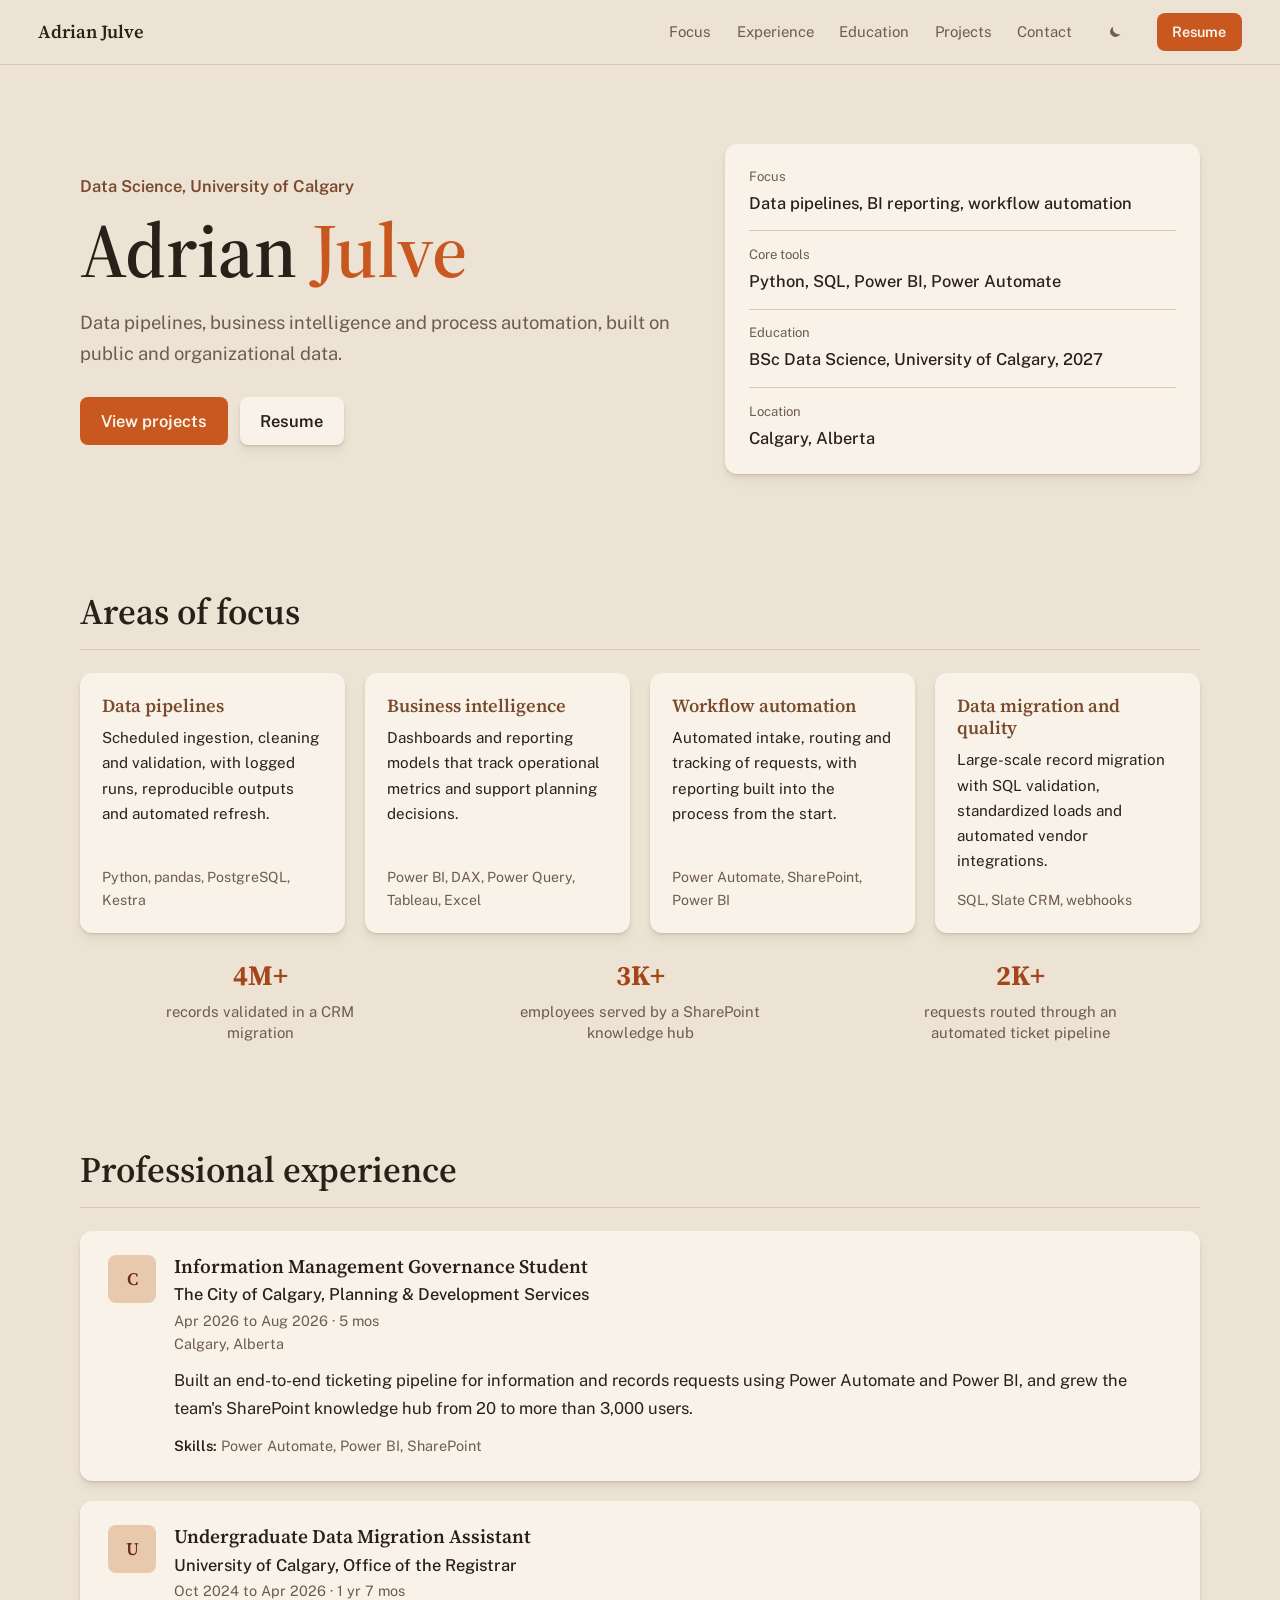
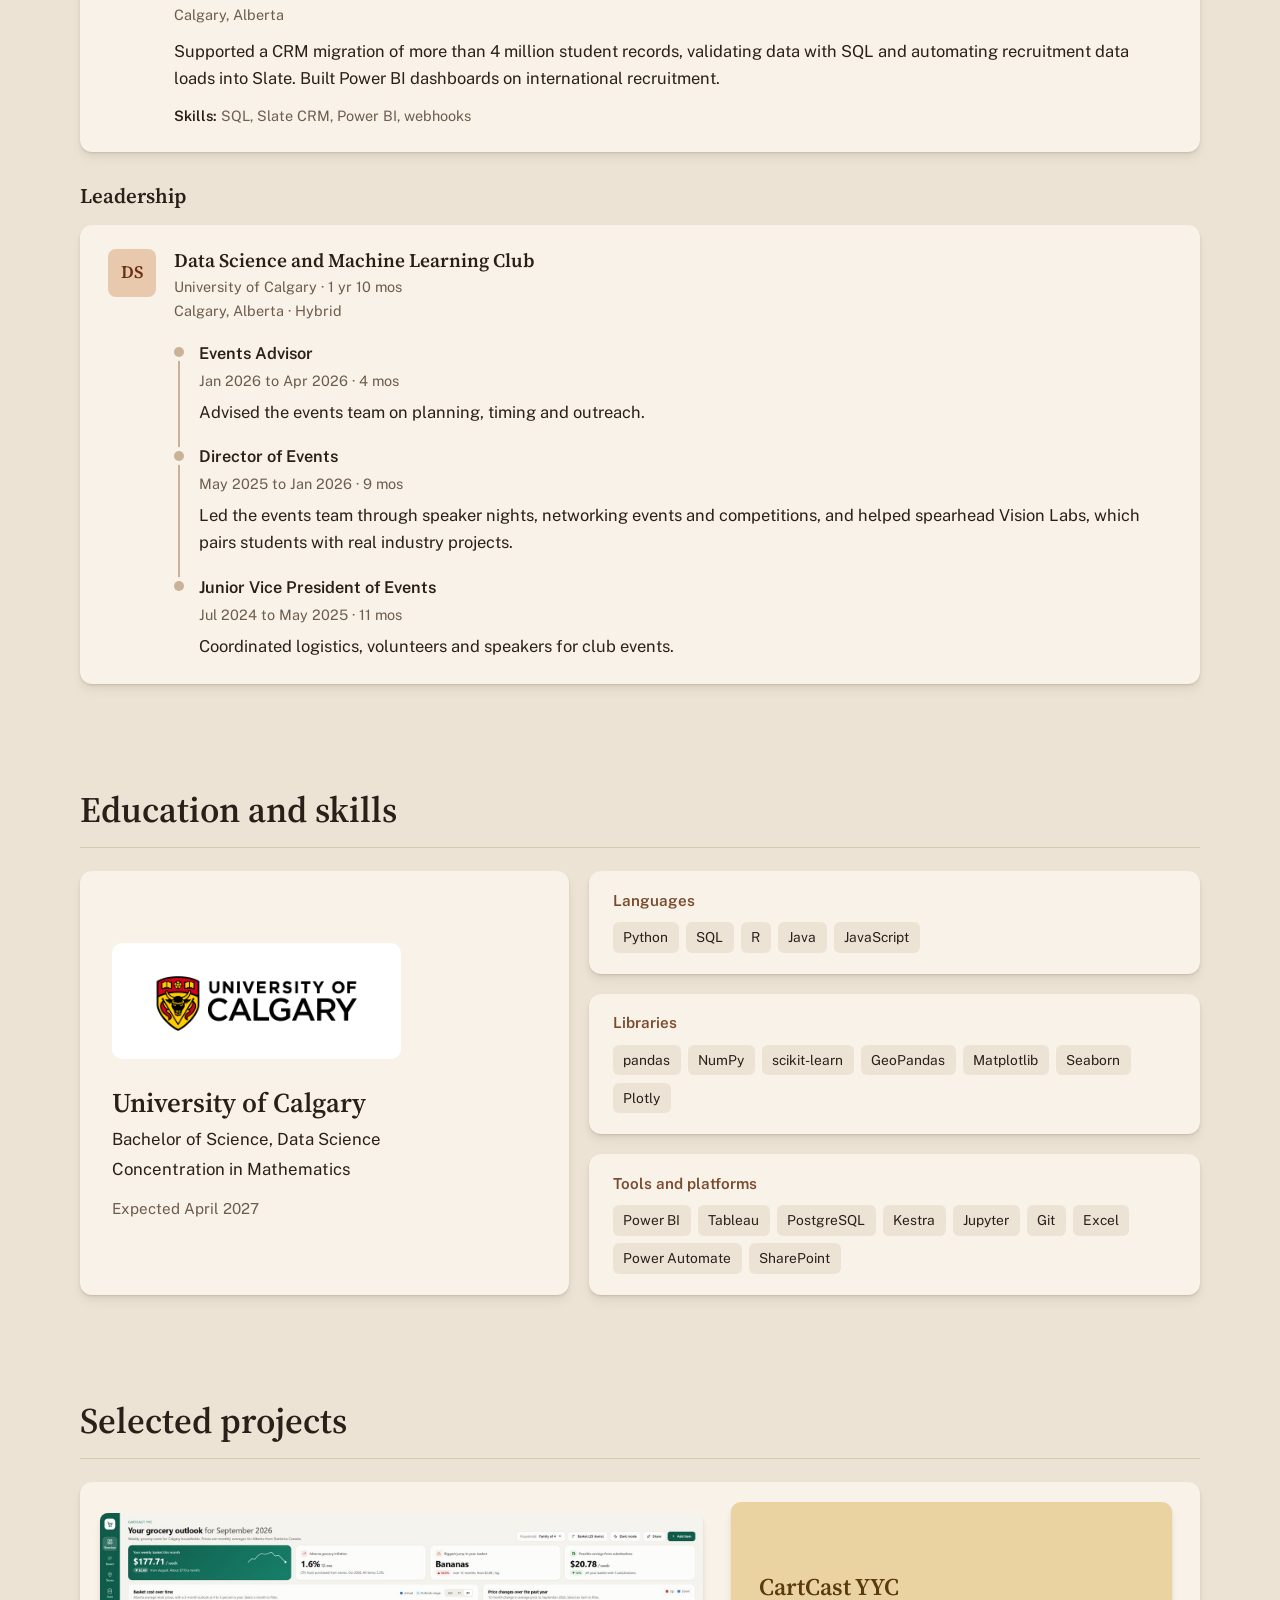
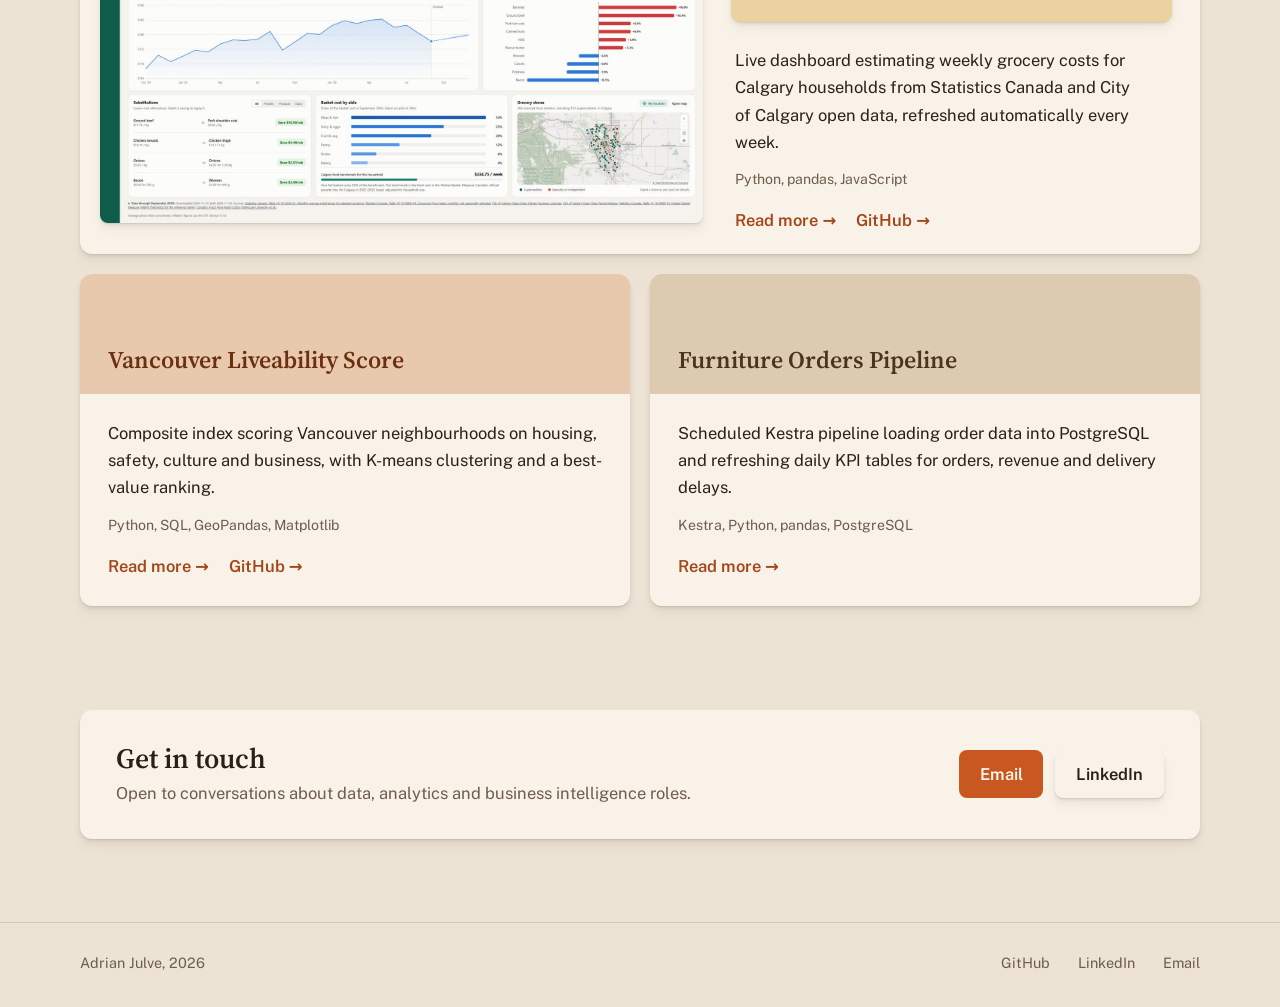
<file: index.html>
<!DOCTYPE html>
<html lang="en">
<head>
  <meta charset="utf-8">
  <meta name="viewport" content="width=device-width, initial-scale=1">
  <title>Adrian Julve</title>
  <meta name="description" content="Adrian Julve, data science student in Calgary. Data pipelines, business intelligence and process automation.">
  <link rel="icon" href="favicon.svg" type="image/svg+xml">
  <script>
    var theme = null;
    try { theme = localStorage.getItem("theme"); } catch (e) {}
    if (!theme) theme = window.matchMedia("(prefers-color-scheme: dark)").matches ? "dark" : "light";
    document.documentElement.dataset.theme = theme;
  </script>
  <link rel="preconnect" href="https://fonts.googleapis.com">
  <link rel="preconnect" href="https://fonts.gstatic.com" crossorigin>
  <link href="https://fonts.googleapis.com/css2?family=Public+Sans:wght@400;500;600;700&family=Source+Serif+4:opsz,wght@8..60,600&display=swap" rel="stylesheet">
  <link rel="stylesheet" href="css/style.css?v=d8c8bba0">
</head>
<body>
  <header class="nav">
    <div class="wrap">
      <a class="nav-name" href="#top">Adrian Julve</a>
      <nav class="nav-links">
        <a class="nav-section" href="#focus">Focus</a>
        <a href="#experience">Experience</a>
        <a class="nav-section" href="#education">Education</a>
        <a href="#projects">Projects</a>
        <a class="nav-section" href="#contact">Contact</a>
        <button class="theme-toggle" type="button" aria-label="Switch colour mode">
          <svg class="icon-moon" viewBox="0 0 24 24" width="16" height="16" aria-hidden="true"><path d="M20 14.5A8 8 0 0 1 9.5 4a8 8 0 1 0 10.5 10.5z" fill="currentColor"/></svg>
          <svg class="icon-sun" viewBox="0 0 24 24" width="16" height="16" aria-hidden="true"><circle cx="12" cy="12" r="4.5" fill="currentColor"/><g stroke="currentColor" stroke-width="2" stroke-linecap="round"><path d="M12 2v2.5M12 19.5V22M2 12h2.5M19.5 12H22M4.9 4.9l1.8 1.8M17.3 17.3l1.8 1.8M4.9 19.1l1.8-1.8M17.3 6.7l1.8-1.8"/></g></svg>
        </button>
        <a class="button button-small" href="resume.pdf">Resume</a>
      </nav>
    </div>
  </header>

  <main id="top">
<section class="hero wrap">
      <div class="hero-text">
        <p class="hero-role">Data Science, University of Calgary</p>
        <h1>Adrian <span class="accent">Julve</span></h1>
        <p class="hero-sub">Data pipelines, business intelligence and process automation, built on public and organizational data.</p>
        <div class="hero-actions">
          <a class="button" href="#projects">View projects</a>
          <a class="button button-ghost" href="resume.pdf">Resume</a>
        </div>
      </div>
      <dl class="card profile">
        <div><dt>Focus</dt><dd>Data pipelines, BI reporting, workflow automation</dd></div>
        <div><dt>Core tools</dt><dd>Python, SQL, Power BI, Power Automate</dd></div>
        <div><dt>Education</dt><dd>BSc Data Science, University of Calgary, 2027</dd></div>
        <div><dt>Location</dt><dd>Calgary, Alberta</dd></div>
      </dl>
    </section>

    <section class="section" id="focus">
      <div class="wrap">
        <div class="section-head">
          <h2>Areas of focus</h2>
        </div>
        <div class="focus-grid">
          <article class="card focus">
            <h3>Data pipelines</h3>
            <p>Scheduled ingestion, cleaning and validation, with logged runs, reproducible outputs and automated refresh.</p>
            <p class="meta">Python, pandas, PostgreSQL, Kestra</p>
          </article>
          <article class="card focus">
            <h3>Business intelligence</h3>
            <p>Dashboards and reporting models that track operational metrics and support planning decisions.</p>
            <p class="meta">Power BI, DAX, Power Query, Tableau, Excel</p>
          </article>
          <article class="card focus">
            <h3>Workflow automation</h3>
            <p>Automated intake, routing and tracking of requests, with reporting built into the process from the start.</p>
            <p class="meta">Power Automate, SharePoint, Power BI</p>
          </article>
          <article class="card focus">
            <h3>Data migration and quality</h3>
            <p>Large-scale record migration with SQL validation, standardized loads and automated vendor integrations.</p>
            <p class="meta">SQL, Slate CRM, webhooks</p>
          </article>
        </div>
        <div class="figures-row">
          <div><span class="figure-num">4M+</span><span class="figure-label">records validated in a CRM migration</span></div>
          <div><span class="figure-num">3K+</span><span class="figure-label">employees served by a SharePoint knowledge hub</span></div>
          <div><span class="figure-num">2K+</span><span class="figure-label">requests routed through an automated ticket pipeline</span></div>
        </div>
      </div>
    </section>

    <section class="section" id="experience">
      <div class="wrap">
        <div class="section-head">
          <h2>Professional experience</h2>
        </div>
        <div class="orgs orgs-pro">
          <article class="card org">
            <div class="org-logo" aria-hidden="true">C</div>
            <div class="org-main">
              <h3>Information Management Governance Student</h3>
              <p class="org-name">The City of Calgary, Planning &amp; Development Services</p>
              <p class="org-meta">Apr 2026 to Aug 2026 &middot; 5 mos</p>
              <p class="org-meta">Calgary, Alberta</p>
              <p class="org-desc">Built an end-to-end ticketing pipeline for information and records requests using Power Automate and Power BI, and grew the team&#39;s SharePoint knowledge hub from 20 to more than 3,000 users.</p>
              <p class="org-skills"><strong>Skills:</strong> Power Automate, Power BI, SharePoint</p>
            </div>
          </article>
          <article class="card org">
            <div class="org-logo" aria-hidden="true">U</div>
            <div class="org-main">
              <h3>Undergraduate Data Migration Assistant</h3>
              <p class="org-name">University of Calgary, Office of the Registrar</p>
              <p class="org-meta">Oct 2024 to Apr 2026 &middot; 1 yr 7 mos</p>
              <p class="org-meta">Calgary, Alberta</p>
              <p class="org-desc">Supported a CRM migration of more than 4 million student records, validating data with SQL and automating recruitment data loads into Slate. Built Power BI dashboards on international recruitment.</p>
              <p class="org-skills"><strong>Skills:</strong> SQL, Slate CRM, Power BI, webhooks</p>
            </div>
          </article>
        </div>

        <h3 class="subhead">Leadership</h3>
        <div class="orgs">
          <article class="card org">
            <div class="org-logo" aria-hidden="true">DS</div>
            <div class="org-main">
              <h3>Data Science and Machine Learning Club</h3>
              <p class="org-meta">University of Calgary &middot; 1 yr 10 mos</p>
              <p class="org-meta">Calgary, Alberta &middot; Hybrid</p>
              <div class="timeline org-roles">
                <div class="step">
                  <h4>Events Advisor</h4>
                  <p class="org-meta">Jan 2026 to Apr 2026 &middot; 4 mos</p>
                  <p class="org-desc">Advised the events team on planning, timing and outreach.</p>
                </div>
                <div class="step">
                  <h4>Director of Events</h4>
                  <p class="org-meta">May 2025 to Jan 2026 &middot; 9 mos</p>
                  <p class="org-desc">Led the events team through speaker nights, networking events and competitions, and helped spearhead Vision Labs, which pairs students with real industry projects.</p>
                </div>
                <div class="step">
                  <h4>Junior Vice President of Events</h4>
                  <p class="org-meta">Jul 2024 to May 2025 &middot; 11 mos</p>
                  <p class="org-desc">Coordinated logistics, volunteers and speakers for club events.</p>
                </div>
              </div>
            </div>
          </article>
        </div>
      </div>
    </section>

    <section class="section" id="education">
      <div class="wrap">
        <div class="section-head">
          <h2>Education and skills</h2>
        </div>
        <div class="edu-grid">
          <article class="card school">
            <div class="school-logo">
              <img src="images/Logo_Horz_Colour.png" alt="University of Calgary logo">
            </div>
            <h3>University of Calgary</h3>
            <p>Bachelor of Science, Data Science</p>
            <p>Concentration in Mathematics</p>
            <p class="meta">Expected April 2027</p>
          </article>
          <div class="skill-stack">
            <div class="card skill-card">
              <h3>Languages</h3>
              <ul class="chips"><li>Python</li><li>SQL</li><li>R</li><li>Java</li><li>JavaScript</li></ul>
            </div>
            <div class="card skill-card">
              <h3>Libraries</h3>
              <ul class="chips"><li>pandas</li><li>NumPy</li><li>scikit-learn</li><li>GeoPandas</li><li>Matplotlib</li><li>Seaborn</li><li>Plotly</li></ul>
            </div>
            <div class="card skill-card">
              <h3>Tools and platforms</h3>
              <ul class="chips"><li>Power BI</li><li>Tableau</li><li>PostgreSQL</li><li>Kestra</li><li>Jupyter</li><li>Git</li><li>Excel</li><li>Power Automate</li><li>SharePoint</li></ul>
            </div>
          </div>
        </div>
      </div>
    </section>

    <section class="section" id="projects">
      <div class="wrap">
        <div class="section-head">
          <h2>Selected projects</h2>
        </div>
        <article class="card project featured">
          <div class="featured-row">
            <a class="project-image" href="cartcast-yyc">
              <img class="theme-light" src="images/cartcast-light.jpg" width="1600" height="824" alt="CartCast YYC dashboard showing the weekly basket cost, price changes, substitutions and a map of Calgary grocery stores">
              <img class="theme-dark" src="images/cartcast-dark.jpg" width="1600" height="824" alt="CartCast YYC dashboard showing the weekly basket cost, price changes, substitutions and a map of Calgary grocery stores">
            </a>
            <div class="featured-side">
              <a class="project-cover cover-c" href="cartcast-yyc"><h3>CartCast YYC</h3></a>
              <div class="project-body">
                <p>Live dashboard estimating weekly grocery costs for Calgary households from Statistics Canada and City of Calgary open data, refreshed automatically every week.</p>
                <p class="meta">Python, pandas, JavaScript</p>
                <p class="links"><a href="cartcast-yyc">Read more</a><a href="https://github.com/AdrianJulve/cartcast-yyc" target="_blank" rel="noopener noreferrer">GitHub</a></p>
              </div>
            </div>
          </div>
        </article>
        <div class="project-grid">
          <article class="card project">
            <a class="project-cover cover-a" href="vancouver-liveability"><h3>Vancouver Liveability Score</h3></a>
            <div class="project-body">
              <p>Composite index scoring Vancouver neighbourhoods on housing, safety, culture and business, with K-means clustering and a best-value ranking.</p>
              <p class="meta">Python, SQL, GeoPandas, Matplotlib</p>
              <p class="links"><a href="vancouver-liveability">Read more</a><a href="https://github.com/AdrianJulve/Vancouver-Liveability-Score" target="_blank" rel="noopener noreferrer">GitHub</a></p>
            </div>
          </article>
          <article class="card project">
            <a class="project-cover cover-b" href="furniture-orders"><h3>Furniture Orders Pipeline</h3></a>
            <div class="project-body">
              <p>Scheduled Kestra pipeline loading order data into PostgreSQL and refreshing daily KPI tables for orders, revenue and delivery delays.</p>
              <p class="meta">Kestra, Python, pandas, PostgreSQL</p>
              <p class="links"><a href="furniture-orders">Read more</a></p>
            </div>
          </article>
        </div>
      </div>
    </section>

    <section class="section" id="contact">
      <div class="wrap">
        <div class="card contact">
          <div>
            <h2>Get in touch</h2>
            <p>Open to conversations about data, analytics and business intelligence roles.</p>
          </div>
          <div class="hero-actions">
            <a class="button" href="mailto:julveadrian@gmail.com">Email</a>
            <a class="button button-ghost" href="https://www.linkedin.com/in/adrian-julve" target="_blank" rel="noopener noreferrer">LinkedIn</a>
          </div>
        </div>
      </div>
    </section>
  </main>

  <footer class="footer">
    <div class="wrap">
      <span>Adrian Julve, 2026</span>
      <span class="footer-links">
        <a href="https://github.com/AdrianJulve" target="_blank" rel="noopener noreferrer">GitHub</a>
        <a href="https://www.linkedin.com/in/adrian-julve" target="_blank" rel="noopener noreferrer">LinkedIn</a>
        <a href="mailto:julveadrian@gmail.com">Email</a>
      </span>
    </div>
  </footer>
  <script src="js/theme.js?v=07a7dd14"></script>
</body>
</html>
</file>
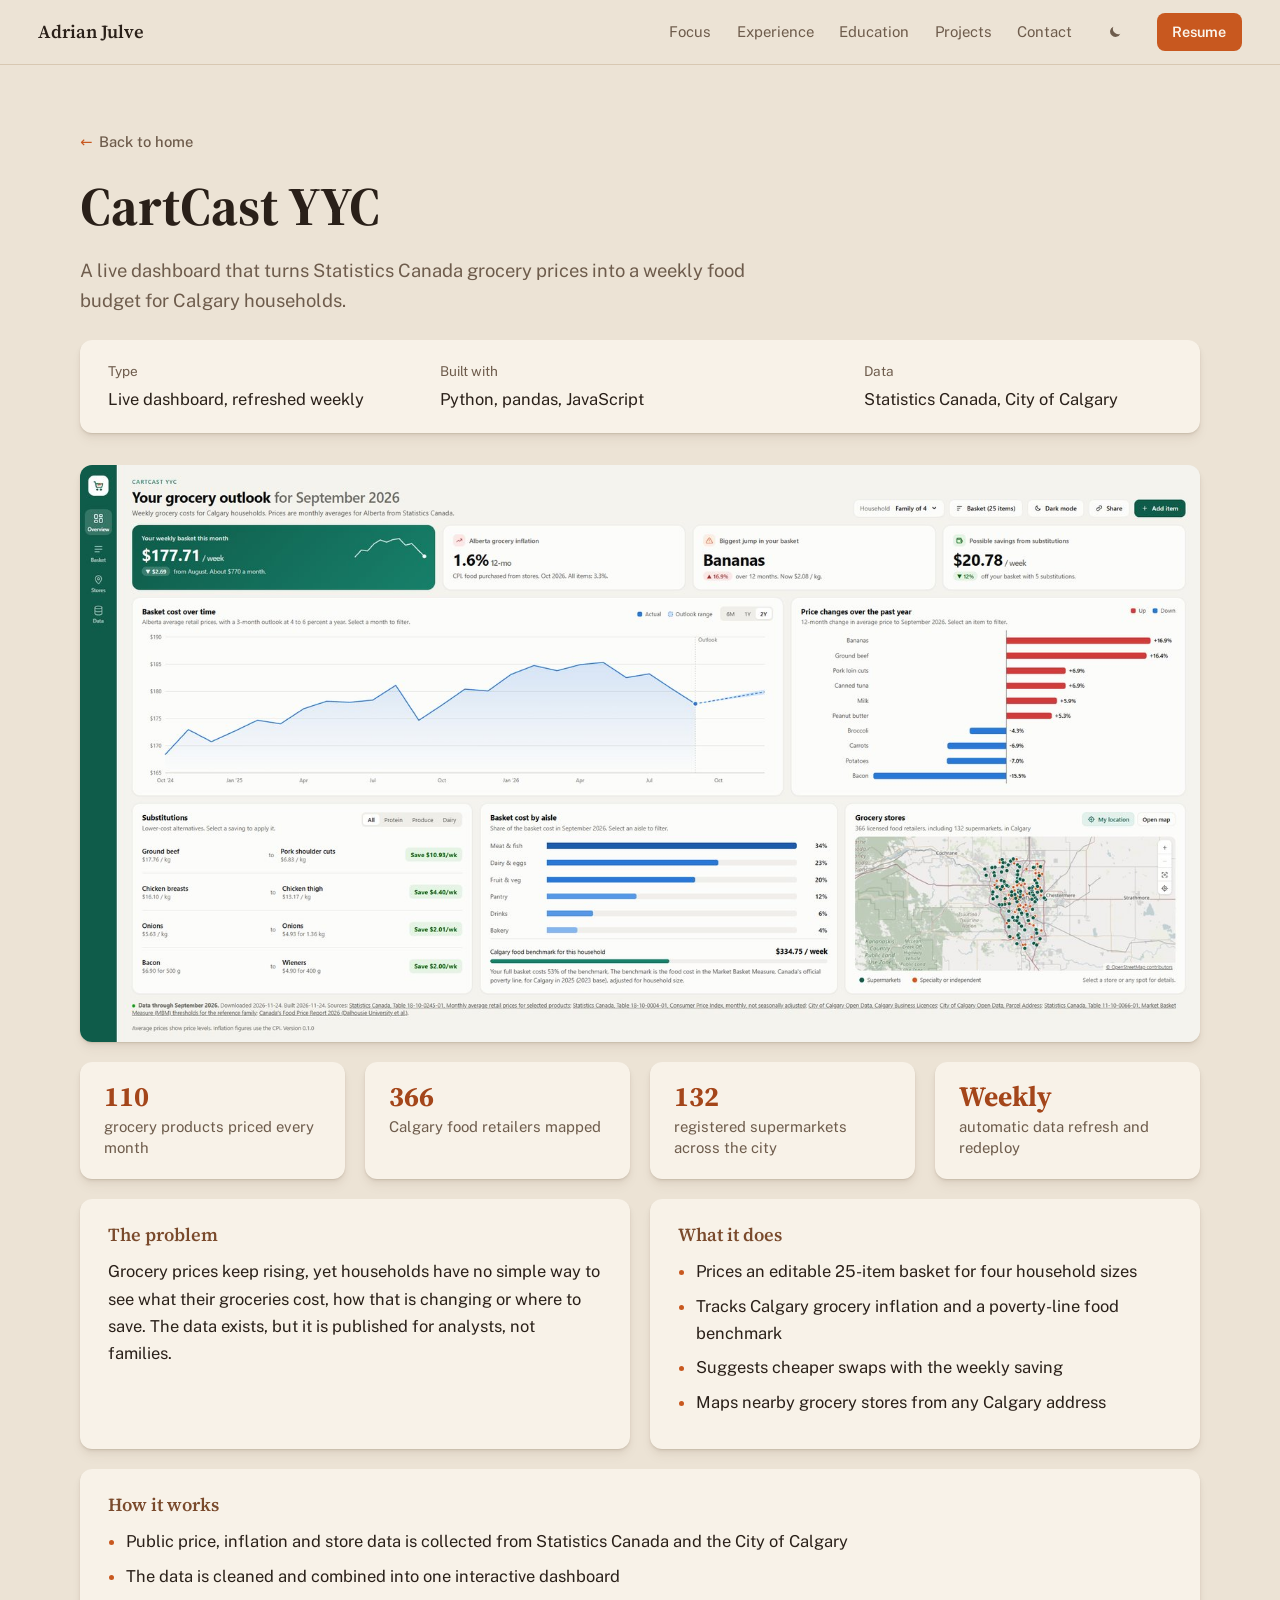
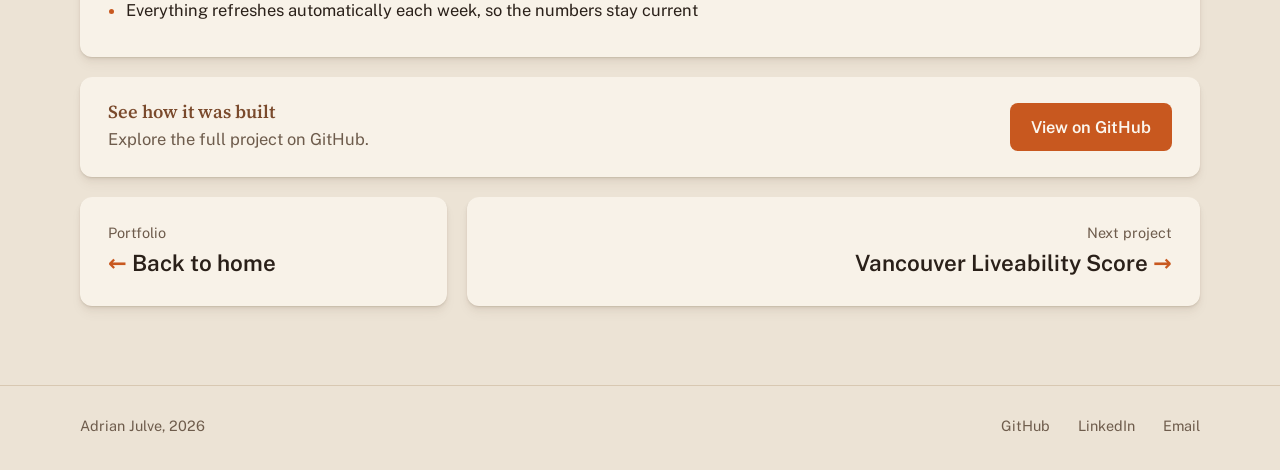
<file: cartcast-yyc.html>
<!DOCTYPE html>
<html lang="en">
<head>
  <meta charset="utf-8">
  <meta name="viewport" content="width=device-width, initial-scale=1">
  <title>CartCast YYC | Adrian Julve</title>
  <meta name="description" content="CartCast YYC, a live dashboard of weekly grocery costs for Calgary households built on public data.">
  <link rel="icon" href="favicon.svg" type="image/svg+xml">
  <script>
    var theme = null;
    try { theme = localStorage.getItem("theme"); } catch (e) {}
    if (!theme) theme = window.matchMedia("(prefers-color-scheme: dark)").matches ? "dark" : "light";
    document.documentElement.dataset.theme = theme;
  </script>
  <link rel="preconnect" href="https://fonts.googleapis.com">
  <link rel="preconnect" href="https://fonts.gstatic.com" crossorigin>
  <link href="https://fonts.googleapis.com/css2?family=Public+Sans:wght@400;500;600;700&family=Source+Serif+4:opsz,wght@8..60,600&display=swap" rel="stylesheet">
  <link rel="stylesheet" href="css/style.css?v=d8c8bba0">
</head>
<body>
  <header class="nav">
    <div class="wrap">
      <a class="nav-name" href="./">Adrian Julve</a>
      <nav class="nav-links">
        <a class="nav-section" href="./#focus">Focus</a>
        <a href="./#experience">Experience</a>
        <a class="nav-section" href="./#education">Education</a>
        <a href="./#projects">Projects</a>
        <a class="nav-section" href="./#contact">Contact</a>
        <button class="theme-toggle" type="button" aria-label="Switch colour mode">
          <svg class="icon-moon" viewBox="0 0 24 24" width="16" height="16" aria-hidden="true"><path d="M20 14.5A8 8 0 0 1 9.5 4a8 8 0 1 0 10.5 10.5z" fill="currentColor"/></svg>
          <svg class="icon-sun" viewBox="0 0 24 24" width="16" height="16" aria-hidden="true"><circle cx="12" cy="12" r="4.5" fill="currentColor"/><g stroke="currentColor" stroke-width="2" stroke-linecap="round"><path d="M12 2v2.5M12 19.5V22M2 12h2.5M19.5 12H22M4.9 4.9l1.8 1.8M17.3 17.3l1.8 1.8M4.9 19.1l1.8-1.8M17.3 6.7l1.8-1.8"/></g></svg>
        </button>
        <a class="button button-small" href="resume.pdf">Resume</a>
      </nav>
    </div>
  </header>

  <main id="top">
<section class="project-hero wrap">
      <a class="back-link" href="./#focus">Back to home</a>
<h1>CartCast YYC</h1>
      <p class="lead">A live dashboard that turns Statistics Canada grocery prices into a weekly food budget for Calgary households.</p>
      <dl class="project-facts card">
        <div><dt>Type</dt><dd>Live dashboard, refreshed weekly</dd></div>
        <div><dt>Built with</dt><dd>Python, pandas, JavaScript</dd></div>
        <div><dt>Data</dt><dd>Statistics Canada, City of Calgary</dd></div>
      </dl>
    </section>

    <figure class="shot wrap">
      <a class="shot-frame card" href="https://adrianjulve.github.io/cartcast-yyc/" target="_blank" rel="noopener noreferrer" title="Open the live dashboard">
              <img class="theme-light" src="images/cartcast-light.jpg" width="1600" height="824" alt="The CartCast YYC overview page, showing the weekly basket cost, Alberta grocery inflation, price changes by item, substitutions, cost by aisle and a map of Calgary grocery stores">
        <img class="theme-dark" src="images/cartcast-dark.jpg" width="1600" height="824" alt="The CartCast YYC overview page, showing the weekly basket cost, Alberta grocery inflation, price changes by item, substitutions, cost by aisle and a map of Calgary grocery stores">
      </a>
    </figure>
    <div class="wrap">
      <div class="stats-row">
        <div class="stat card"><div class="figure-num">110</div><p class="figure-label">grocery products priced every month</p></div>
        <div class="stat card"><div class="figure-num">366</div><p class="figure-label">Calgary food retailers mapped</p></div>
        <div class="stat card"><div class="figure-num">132</div><p class="figure-label">registered supermarkets across the city</p></div>
        <div class="stat card"><div class="figure-num">Weekly</div><p class="figure-label">automatic data refresh and redeploy</p></div>
      </div>
    </div>

    <div class="wrap">
    <div class="article">
      <section class="panel">
      <h2>The problem</h2>
      <p>Grocery prices keep rising, yet households have no simple way to see what their groceries cost, how that is changing or where to save. The data exists, but it is published for analysts, not families.</p>
      </section>
      <section class="panel">
      <h2>What it does</h2>
      <ul>
        <li>Prices an editable 25-item basket for four household sizes</li>
        <li>Tracks Calgary grocery inflation and a poverty-line food benchmark</li>
        <li>Suggests cheaper swaps with the weekly saving</li>
        <li>Maps nearby grocery stores from any Calgary address</li>
      </ul>
      </section>
      <section class="panel">
      <h2>How it works</h2>
      <ul>
        <li>Public price, inflation and store data is collected from Statistics Canada and the City of Calgary</li>
        <li>The data is cleaned and combined into one interactive dashboard</li>
        <li>Everything refreshes automatically each week, so the numbers stay current</li>
      </ul>
      </section>
    </div>
    </div>
    <section class="project-source wrap">
      <div class="card source-card">
        <div>
          <h2>See how it was built</h2>
          <p class="muted">Explore the full project on GitHub.</p>
        </div>
        <a class="button" href="https://github.com/AdrianJulve/cartcast-yyc" target="_blank" rel="noopener noreferrer">View on GitHub</a>
      </div>
    </section>
    <section class="next wrap">
      <a class="home-card card" href="./#focus">
        <span class="muted">Portfolio</span>
        <span class="home-title">Back to home</span>
      </a>
      <a class="next-card card" href="vancouver-liveability">
        <span class="muted">Next project</span>
        <span class="next-title">Vancouver Liveability Score</span>
      </a>
    </section>
  </main>

  <footer class="footer">
    <div class="wrap">
      <span>Adrian Julve, 2026</span>
      <span class="footer-links">
        <a href="https://github.com/AdrianJulve" target="_blank" rel="noopener noreferrer">GitHub</a>
        <a href="https://www.linkedin.com/in/adrian-julve" target="_blank" rel="noopener noreferrer">LinkedIn</a>
        <a href="mailto:julveadrian@gmail.com">Email</a>
      </span>
    </div>
  </footer>
  <script src="js/theme.js?v=07a7dd14"></script>
</body>
</html>
</file>
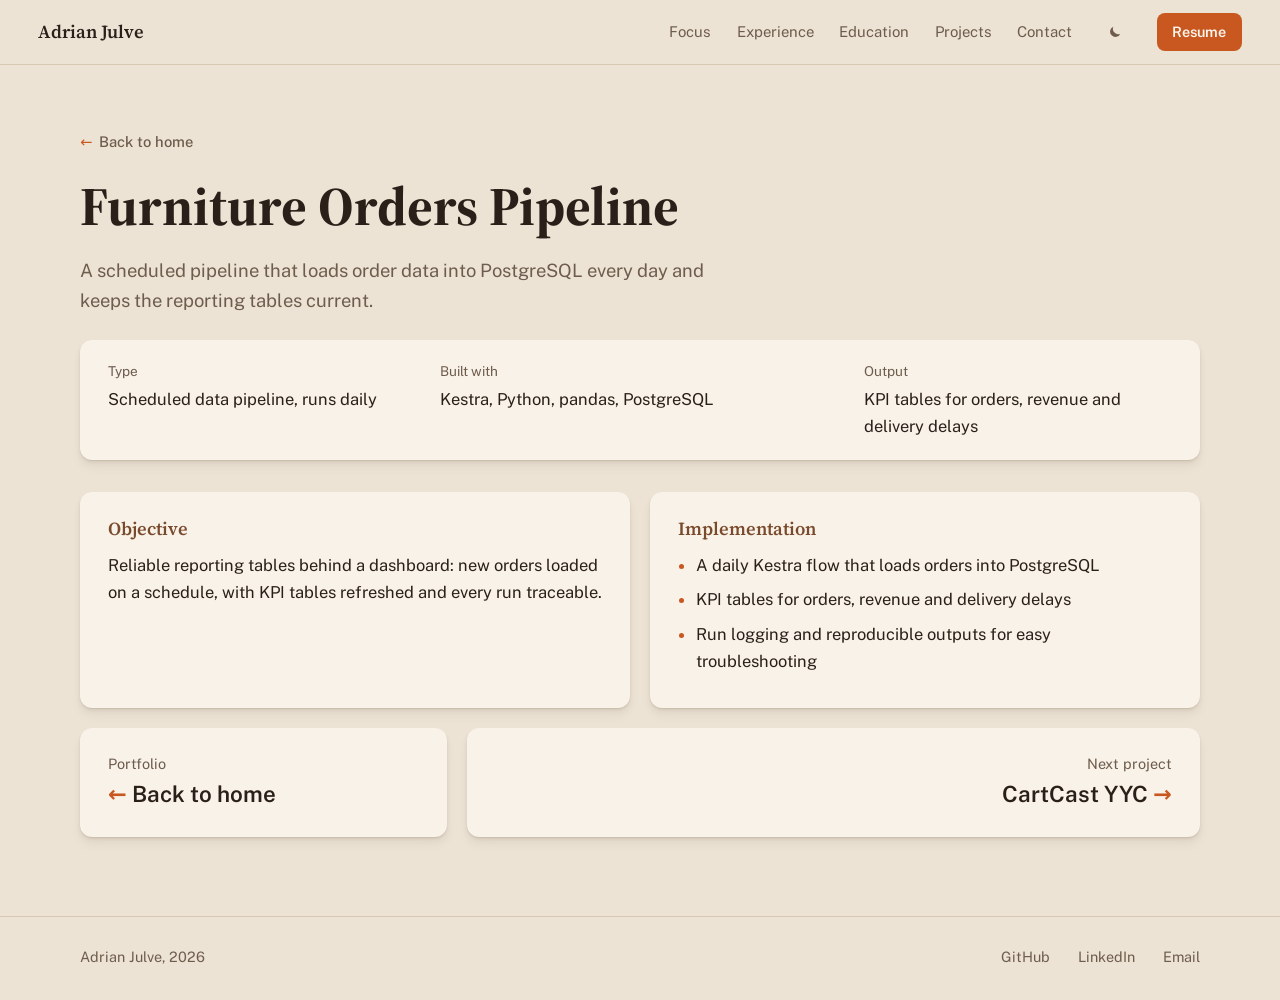
<file: furniture-orders.html>
<!DOCTYPE html>
<html lang="en">
<head>
  <meta charset="utf-8">
  <meta name="viewport" content="width=device-width, initial-scale=1">
  <title>Furniture Orders Pipeline | Adrian Julve</title>
  <meta name="description" content="A scheduled Kestra pipeline that loads furniture order data into PostgreSQL and refreshes daily KPI tables.">
  <link rel="icon" href="favicon.svg" type="image/svg+xml">
  <script>
    var theme = null;
    try { theme = localStorage.getItem("theme"); } catch (e) {}
    if (!theme) theme = window.matchMedia("(prefers-color-scheme: dark)").matches ? "dark" : "light";
    document.documentElement.dataset.theme = theme;
  </script>
  <link rel="preconnect" href="https://fonts.googleapis.com">
  <link rel="preconnect" href="https://fonts.gstatic.com" crossorigin>
  <link href="https://fonts.googleapis.com/css2?family=Public+Sans:wght@400;500;600;700&family=Source+Serif+4:opsz,wght@8..60,600&display=swap" rel="stylesheet">
  <link rel="stylesheet" href="css/style.css?v=d8c8bba0">
</head>
<body>
  <header class="nav">
    <div class="wrap">
      <a class="nav-name" href="./">Adrian Julve</a>
      <nav class="nav-links">
        <a class="nav-section" href="./#focus">Focus</a>
        <a href="./#experience">Experience</a>
        <a class="nav-section" href="./#education">Education</a>
        <a href="./#projects">Projects</a>
        <a class="nav-section" href="./#contact">Contact</a>
        <button class="theme-toggle" type="button" aria-label="Switch colour mode">
          <svg class="icon-moon" viewBox="0 0 24 24" width="16" height="16" aria-hidden="true"><path d="M20 14.5A8 8 0 0 1 9.5 4a8 8 0 1 0 10.5 10.5z" fill="currentColor"/></svg>
          <svg class="icon-sun" viewBox="0 0 24 24" width="16" height="16" aria-hidden="true"><circle cx="12" cy="12" r="4.5" fill="currentColor"/><g stroke="currentColor" stroke-width="2" stroke-linecap="round"><path d="M12 2v2.5M12 19.5V22M2 12h2.5M19.5 12H22M4.9 4.9l1.8 1.8M17.3 17.3l1.8 1.8M4.9 19.1l1.8-1.8M17.3 6.7l1.8-1.8"/></g></svg>
        </button>
        <a class="button button-small" href="resume.pdf">Resume</a>
      </nav>
    </div>
  </header>

  <main id="top">
<section class="project-hero wrap">
      <a class="back-link" href="./#focus">Back to home</a>
<h1>Furniture Orders Pipeline</h1>
      <p class="lead">A scheduled pipeline that loads order data into PostgreSQL every day and keeps the reporting tables current.</p>
      <dl class="project-facts card">
        <div><dt>Type</dt><dd>Scheduled data pipeline, runs daily</dd></div>
        <div><dt>Built with</dt><dd>Kestra, Python, pandas, PostgreSQL</dd></div>
        <div><dt>Output</dt><dd>KPI tables for orders, revenue and delivery delays</dd></div>
      </dl>
    </section>

    <div class="wrap">
    <div class="article">
      <section class="panel">
      <h2>Objective</h2>
      <p>Reliable reporting tables behind a dashboard: new orders loaded on a schedule, with KPI tables refreshed and every run traceable.</p>
      </section>
      <section class="panel">
      <h2>Implementation</h2>
      <ul>
        <li>A daily Kestra flow that loads orders into PostgreSQL</li>
        <li>KPI tables for orders, revenue and delivery delays</li>
        <li>Run logging and reproducible outputs for easy troubleshooting</li>
      </ul>
      </section>
    </div>
    </div>
    <section class="next wrap">
      <a class="home-card card" href="./#focus">
        <span class="muted">Portfolio</span>
        <span class="home-title">Back to home</span>
      </a>
      <a class="next-card card" href="cartcast-yyc">
        <span class="muted">Next project</span>
        <span class="next-title">CartCast YYC</span>
      </a>
    </section>
  </main>

  <footer class="footer">
    <div class="wrap">
      <span>Adrian Julve, 2026</span>
      <span class="footer-links">
        <a href="https://github.com/AdrianJulve" target="_blank" rel="noopener noreferrer">GitHub</a>
        <a href="https://www.linkedin.com/in/adrian-julve" target="_blank" rel="noopener noreferrer">LinkedIn</a>
        <a href="mailto:julveadrian@gmail.com">Email</a>
      </span>
    </div>
  </footer>
  <script src="js/theme.js?v=07a7dd14"></script>
</body>
</html>
</file>
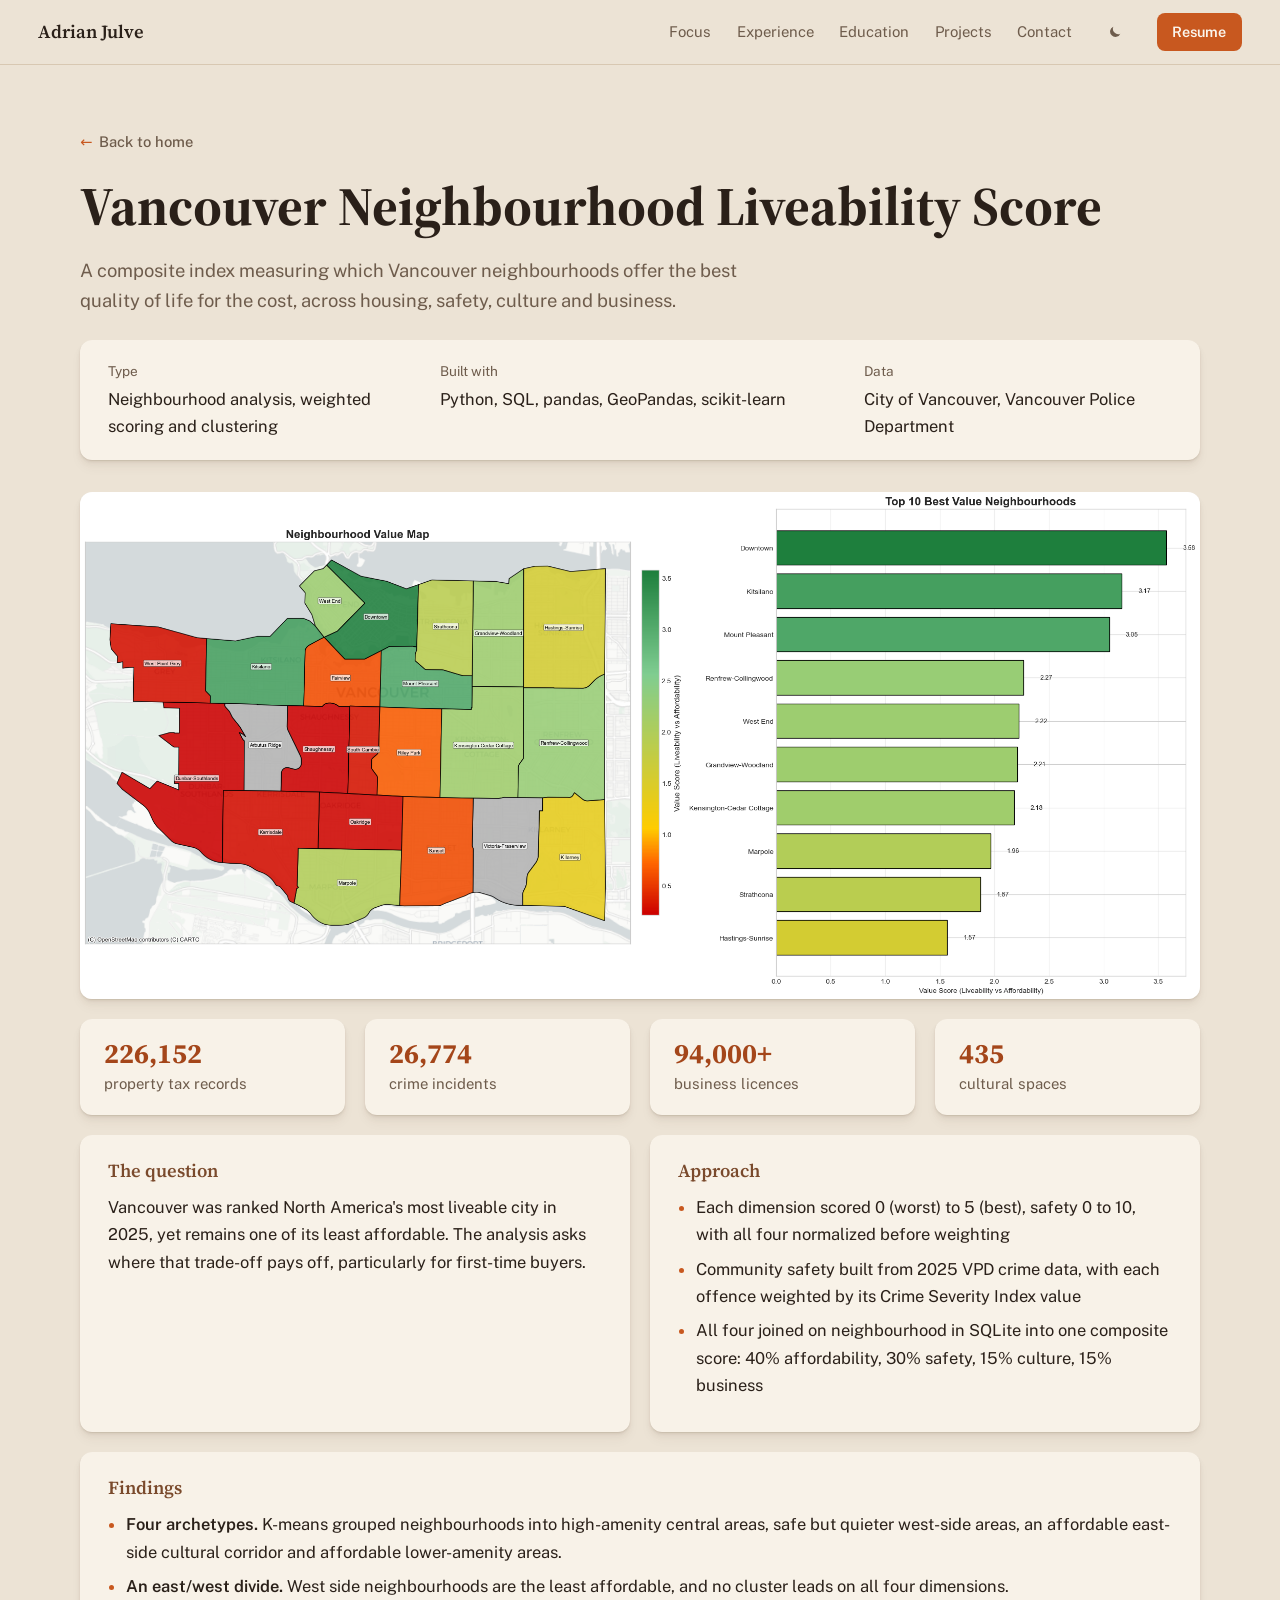
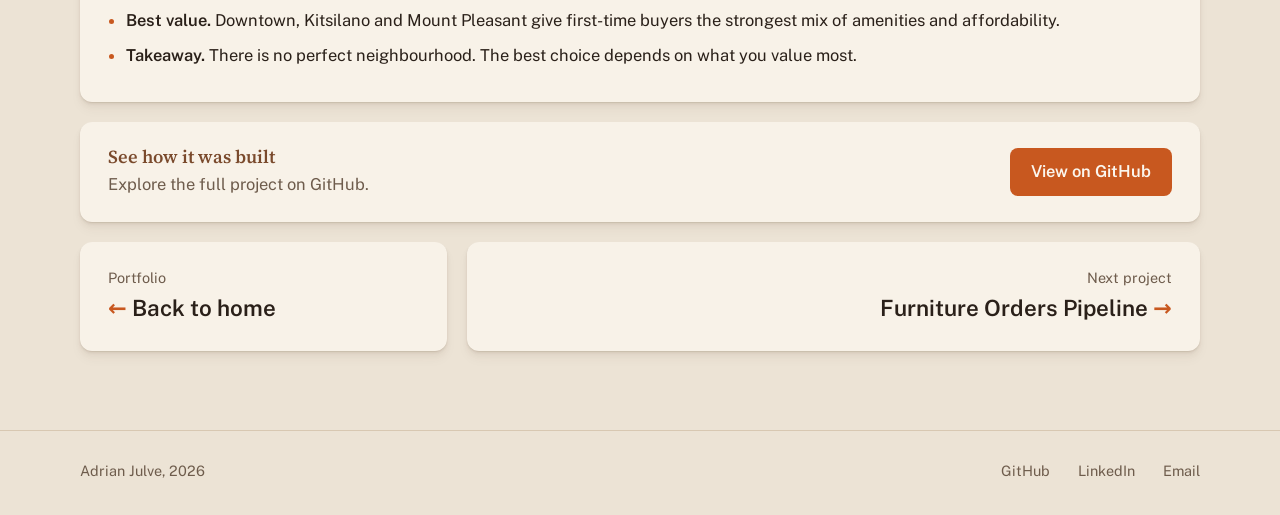
<file: vancouver-liveability.html>
<!DOCTYPE html>
<html lang="en">
<head>
  <meta charset="utf-8">
  <meta name="viewport" content="width=device-width, initial-scale=1">
  <title>Vancouver Liveability Score | Adrian Julve</title>
  <meta name="description" content="An analysis scoring Vancouver neighbourhoods on housing, safety, culture and business, with clustering and a best-value ranking.">
  <link rel="icon" href="favicon.svg" type="image/svg+xml">
  <script>
    var theme = null;
    try { theme = localStorage.getItem("theme"); } catch (e) {}
    if (!theme) theme = window.matchMedia("(prefers-color-scheme: dark)").matches ? "dark" : "light";
    document.documentElement.dataset.theme = theme;
  </script>
  <link rel="preconnect" href="https://fonts.googleapis.com">
  <link rel="preconnect" href="https://fonts.gstatic.com" crossorigin>
  <link href="https://fonts.googleapis.com/css2?family=Public+Sans:wght@400;500;600;700&family=Source+Serif+4:opsz,wght@8..60,600&display=swap" rel="stylesheet">
  <link rel="stylesheet" href="css/style.css?v=d8c8bba0">
</head>
<body>
  <header class="nav">
    <div class="wrap">
      <a class="nav-name" href="./">Adrian Julve</a>
      <nav class="nav-links">
        <a class="nav-section" href="./#focus">Focus</a>
        <a href="./#experience">Experience</a>
        <a class="nav-section" href="./#education">Education</a>
        <a href="./#projects">Projects</a>
        <a class="nav-section" href="./#contact">Contact</a>
        <button class="theme-toggle" type="button" aria-label="Switch colour mode">
          <svg class="icon-moon" viewBox="0 0 24 24" width="16" height="16" aria-hidden="true"><path d="M20 14.5A8 8 0 0 1 9.5 4a8 8 0 1 0 10.5 10.5z" fill="currentColor"/></svg>
          <svg class="icon-sun" viewBox="0 0 24 24" width="16" height="16" aria-hidden="true"><circle cx="12" cy="12" r="4.5" fill="currentColor"/><g stroke="currentColor" stroke-width="2" stroke-linecap="round"><path d="M12 2v2.5M12 19.5V22M2 12h2.5M19.5 12H22M4.9 4.9l1.8 1.8M17.3 17.3l1.8 1.8M4.9 19.1l1.8-1.8M17.3 6.7l1.8-1.8"/></g></svg>
        </button>
        <a class="button button-small" href="resume.pdf">Resume</a>
      </nav>
    </div>
  </header>

  <main id="top">
<section class="project-hero wrap">
      <a class="back-link" href="./#focus">Back to home</a>
<h1>Vancouver Neighbourhood Liveability Score</h1>
      <p class="lead">A composite index measuring which Vancouver neighbourhoods offer the best quality of life for the cost, across housing, safety, culture and business.</p>
      <dl class="project-facts card">
        <div><dt>Type</dt><dd>Neighbourhood analysis, weighted scoring and clustering</dd></div>
        <div><dt>Built with</dt><dd>Python, SQL, pandas, GeoPandas, scikit-learn</dd></div>
        <div><dt>Data</dt><dd>City of Vancouver, Vancouver Police Department</dd></div>
      </dl>
    </section>

    <figure class="shot wrap">
      <div class="shot-frame card">
        <img src="images/vancouver-value-map.png" alt="Map of Vancouver neighbourhoods coloured by best-value score, with the top 10 best-value neighbourhoods ranked">
      </div>
    </figure>
    <div class="wrap">
      <div class="stats-row">
        <div class="stat card"><div class="figure-num">226,152</div><p class="figure-label">property tax records</p></div>
        <div class="stat card"><div class="figure-num">26,774</div><p class="figure-label">crime incidents</p></div>
        <div class="stat card"><div class="figure-num">94,000+</div><p class="figure-label">business licences</p></div>
        <div class="stat card"><div class="figure-num">435</div><p class="figure-label">cultural spaces</p></div>
      </div>
    </div>

    <div class="wrap">
    <div class="article">
      <section class="panel">
      <h2>The question</h2>
      <p>Vancouver was ranked North America's most liveable city in 2025, yet remains one of its least affordable. The analysis asks where that trade-off pays off, particularly for first-time buyers.</p>
      </section>
      <section class="panel">
      <h2>Approach</h2>
      <ul>
        <li>Each dimension scored 0 (worst) to 5 (best), safety 0 to 10, with all four normalized before weighting</li>
        <li>Community safety built from 2025 VPD crime data, with each offence weighted by its Crime Severity Index value</li>
        <li>All four joined on neighbourhood in SQLite into one composite score: 40% affordability, 30% safety, 15% culture, 15% business</li>
      </ul>
      </section>
      <section class="panel wide">
      <h2>Findings</h2>
      <ul>
        <li><strong>Four archetypes.</strong> K-means grouped neighbourhoods into high-amenity central areas, safe but quieter west-side areas, an affordable east-side cultural corridor and affordable lower-amenity areas.</li>
        <li><strong>An east/west divide.</strong> West side neighbourhoods are the least affordable, and no cluster leads on all four dimensions.</li>
        <li><strong>Best value.</strong> Downtown, Kitsilano and Mount Pleasant give first-time buyers the strongest mix of amenities and affordability.</li>
        <li><strong>Takeaway.</strong> There is no perfect neighbourhood. The best choice depends on what you value most.</li>
      </ul>
      </section>
    </div>
    </div>
    <section class="project-source wrap">
      <div class="card source-card">
        <div>
          <h2>See how it was built</h2>
          <p class="muted">Explore the full project on GitHub.</p>
        </div>
        <a class="button" href="https://github.com/AdrianJulve/Vancouver-Liveability-Score" target="_blank" rel="noopener noreferrer">View on GitHub</a>
      </div>
    </section>
    <section class="next wrap">
      <a class="home-card card" href="./#focus">
        <span class="muted">Portfolio</span>
        <span class="home-title">Back to home</span>
      </a>
      <a class="next-card card" href="furniture-orders">
        <span class="muted">Next project</span>
        <span class="next-title">Furniture Orders Pipeline</span>
      </a>
    </section>
  </main>

  <footer class="footer">
    <div class="wrap">
      <span>Adrian Julve, 2026</span>
      <span class="footer-links">
        <a href="https://github.com/AdrianJulve" target="_blank" rel="noopener noreferrer">GitHub</a>
        <a href="https://www.linkedin.com/in/adrian-julve" target="_blank" rel="noopener noreferrer">LinkedIn</a>
        <a href="mailto:julveadrian@gmail.com">Email</a>
      </span>
    </div>
  </footer>
  <script src="js/theme.js?v=07a7dd14"></script>
</body>
</html>
</file>
<file: css/style.css>
:root,
[data-theme="light"] {
  --bg: #ece3d5;
  --surface: #f8f2e8;
  --text: #2a2019;
  --muted: #6e5c4c;
  --brown: #7a4a2c;
  --accent: #c8581f;
  --accent-text: #a4461a;
  --on-accent: #fbf6ee;
  --line: #d8c8b2;
  --shadow:
    0 0.5px 0.5px rgba(70, 45, 25, 0.06),
    0 1px 1.5px rgba(70, 45, 25, 0.06),
    0 2px 3px rgba(70, 45, 25, 0.05),
    0 4px 6px rgba(70, 45, 25, 0.045),
    0 8px 12px rgba(70, 45, 25, 0.04);
  --shadow-hover:
    0 0.5px 0.5px rgba(70, 45, 25, 0.07),
    0 1px 2px rgba(70, 45, 25, 0.07),
    0 3px 4px rgba(70, 45, 25, 0.06),
    0 6px 9px rgba(70, 45, 25, 0.055),
    0 12px 18px rgba(70, 45, 25, 0.05);
  --shot-bg: #efe8dd;
  --tint: #efe2cf;
  --rail: #c9b296;
  --cover-a: #e9c9ad;
  --cover-a-text: #6b2f12;
  --cover-b: #dccbb1;
  --cover-b-text: #4a3420;
  --feat-bg: #ebd3a1;
  --feat-title: #5a3a0e;
  --font: "Public Sans", system-ui, -apple-system, "Segoe UI", sans-serif;
  --serif: "Source Serif 4", Georgia, serif;
}

[data-theme="dark"] {
  --bg: #15110e;
  --surface: #201a15;
  --text: #efe5d8;
  --muted: #a8978a;
  --brown: #cf9f78;
  --accent: #ee7a3c;
  --accent-text: #f29560;
  --on-accent: #15110e;
  --line: #2f2620;
  --shadow:
    0 0.5px 0.5px rgba(0, 0, 0, 0.24),
    0 1px 1.5px rgba(0, 0, 0, 0.22),
    0 2px 3px rgba(0, 0, 0, 0.2),
    0 4px 6px rgba(0, 0, 0, 0.18),
    0 8px 12px rgba(0, 0, 0, 0.16);
  --shadow-hover:
    0 0.5px 0.5px rgba(0, 0, 0, 0.27),
    0 1px 2px rgba(0, 0, 0, 0.25),
    0 3px 4px rgba(0, 0, 0, 0.23),
    0 6px 9px rgba(0, 0, 0, 0.21),
    0 12px 18px rgba(0, 0, 0, 0.19);
  --shot-bg: #261f19;
  --tint: #2a211b;
  --rail: #54443a;
  --cover-a: #3b2619;
  --cover-a-text: #f0b48a;
  --cover-b: #2f271f;
  --cover-b-text: #e3cfb4;
  --feat-bg: #3a2d14;
  --feat-title: #efc985;
}

* {
  box-sizing: border-box;
}

html {
  scroll-behavior: smooth;
  scroll-padding-top: 4.5rem;
}

body {
  margin: 0;
  background: var(--bg);
  color: var(--text);
  font-family: var(--font);
  font-size: 1.03rem;
  line-height: 1.65;
  transition: background-color 0.3s, color 0.3s;
}

img {
  display: block;
  max-width: 100%;
  height: auto;
}

a {
  color: var(--accent-text);
  text-decoration: none;
}

a:hover {
  text-decoration: underline;
  text-underline-offset: 0.2em;
}

h1,
h2,
h3 {
  font-family: var(--serif);
  font-weight: 600;
  line-height: 1.2;
  margin: 0;
}

p {
  margin: 0 0 1rem;
}

.muted {
  color: var(--muted);
}

.wrap {
  width: 100%;
  max-width: 74rem;
  margin: 0 auto;
  padding-left: 2rem;
  padding-right: 2rem;
}

.nav .wrap {
  max-width: none;
  padding-left: clamp(1.25rem, 3vw, 3rem);
  padding-right: clamp(1.25rem, 3vw, 3rem);
}

.card {
  background: var(--surface);
  border-radius: 12px;
  box-shadow: var(--shadow);
  transition: background-color 0.3s, box-shadow 0.2s, transform 0.2s;
}

/* Buttons */

.button {
  display: inline-block;
  background: var(--accent);
  color: var(--on-accent);
  font-weight: 600;
  padding: 0.65rem 1.3rem;
  border-radius: 8px;
  transition: transform 0.2s, box-shadow 0.2s;
}

.button:hover {
  text-decoration: none;
  transform: translateY(-1px);
  box-shadow: var(--shadow-hover);
}

.button-ghost {
  background: var(--surface);
  color: var(--text);
  box-shadow: var(--shadow);
}

.button-small {
  padding: 0.45rem 0.95rem;
  font-size: 0.9rem;
}

.theme-toggle:focus-visible,
.button:focus-visible,
a:focus-visible {
  outline: 2px solid var(--accent);
  outline-offset: 3px;
}

[data-theme="light"] .theme-dark,
[data-theme="dark"] .theme-light {
  display: none !important;
}

/* Navigation */

.nav {
  position: sticky;
  top: 0;
  z-index: 10;
  background: var(--bg);
  box-shadow: 0 1px 0 var(--line);
  transition: background-color 0.3s;
}

.nav .wrap {
  display: flex;
  align-items: center;
  justify-content: space-between;
  gap: 2rem;
  height: 4rem;
}

.nav-name {
  font-family: var(--serif);
  font-size: 1.15rem;
  font-weight: 600;
  color: var(--text);
}

.nav-name:hover {
  text-decoration: none;
}

.nav-links {
  display: flex;
  align-items: center;
  gap: 1.6rem;
}

.nav-links a:not(.button) {
  color: var(--muted);
  font-size: 0.93rem;
}

.nav-links a:not(.button):hover {
  color: var(--text);
  text-decoration: none;
}

.theme-toggle {
  display: inline-flex;
  align-items: center;
  justify-content: center;
  width: 2.1rem;
  height: 2.1rem;
  border: 0;
  border-radius: 8px;
  background: transparent;
  color: var(--muted);
  cursor: pointer;
}

.theme-toggle:hover {
  color: var(--text);
  background: var(--surface);
}

[data-theme="light"] .icon-sun,
[data-theme="dark"] .icon-moon {
  display: none;
}

/* Hero */

.hero {
  display: grid;
  grid-template-columns: minmax(0, 1.25fr) minmax(0, 1fr);
  align-items: center;
  gap: clamp(2rem, 4vw, 5rem);
  padding-top: 5rem;
  padding-bottom: 4rem;
}

.hero-role {
  color: var(--brown);
  font-weight: 600;
  margin-bottom: 0.75rem;
}

.hero h1 {
  font-size: clamp(3rem, 6vw, 5.5rem);
  line-height: 1;
}

.accent {
  color: var(--accent);
}

.hero-sub {
  color: var(--muted);
  font-size: 1.15rem;
  max-width: 38rem;
  margin: 1.25rem 0 1.75rem;
}

.hero-actions {
  display: flex;
  gap: 0.75rem;
  flex-wrap: wrap;
}

.profile {
  margin: 0;
  padding: 0.5rem 1.5rem;
}

.profile div {
  padding: 0.85rem 0;
  box-shadow: 0 1px 0 var(--line);
}

.profile div:last-child {
  box-shadow: none;
}

.profile dt {
  color: var(--muted);
  font-size: 0.82rem;
  margin-bottom: 0.15rem;
}

.profile dd {
  margin: 0;
  font-weight: 500;
}

/* Sections */

.section {
  padding: 3.25rem 0;
}

.section-head {
  margin-bottom: 1.5rem;
  padding-bottom: 1rem;
  box-shadow: 0 1px 0 var(--line);
}

.section-head h2 {
  font-size: clamp(1.75rem, 3.2vw, 2.25rem);
}

.section-head p {
  color: var(--muted);
  margin: 0;
}

.meta {
  color: var(--muted);
  font-size: 0.88rem;
  margin-bottom: 0;
}

.links {
  margin: 1rem 0 0;
  display: flex;
  flex-wrap: wrap;
  gap: 1.25rem;
  font-weight: 600;
}

.links a::after {
  content: "\00a0\2192";
}

/* Focus */

.focus-grid {
  display: grid;
  grid-template-columns: repeat(4, 1fr);
  gap: 1.25rem;
}

.focus {
  padding: 1.4rem 1.4rem 1.3rem;
  display: flex;
  flex-direction: column;
}

.focus h3 {
  color: var(--brown);
  font-size: 1.15rem;
  margin-bottom: 0.5rem;
}

.focus p:not(.meta) {
  font-size: 0.95rem;
  margin-bottom: 1rem;
}

.focus .meta {
  margin-top: auto;
}

.figures-row {
  display: grid;
  grid-template-columns: repeat(3, 1fr);
  gap: 1.25rem;
  margin-top: 1.75rem;
}

.figures-row div {
  display: flex;
  flex-direction: column;
  align-items: center;
  text-align: center;
  gap: 0.4rem;
}

.figure-num {
  font-family: var(--serif);
  font-size: 1.9rem;
  font-weight: 600;
  line-height: 1;
  color: var(--accent-text);
  white-space: nowrap;
}

.figure-label {
  color: var(--muted);
  font-size: 0.92rem;
  line-height: 1.4;
  margin: 0;
  max-width: 16rem;
}

/* Projects */

.project {
  overflow: hidden;
}

.project:hover {
  box-shadow: var(--shadow-hover);
}

.project-image {
  display: flex;
  align-items: center;
  background: var(--shot-bg);
}

.project-body {
  padding: 1.6rem 1.75rem;
}

.project h3 {
  font-size: 1.35rem;
  margin-bottom: 0.6rem;
}

.project h3 a {
  color: var(--text);
}

.project-body p:not(.meta):not(.links) {
  margin-bottom: 0.75rem;
}

.featured {
  margin-bottom: 1.25rem;
}

.featured-row {
  display: grid;
  grid-template-columns: 1.35fr 1fr;
}

.featured .project-image {
  background: transparent;
  padding: 1.25rem;
}

.featured .project-image img {
  width: 100%;
  border-radius: 8px;
  box-shadow: var(--shadow);
}

.featured-side {
  display: flex;
  flex-direction: column;
  justify-content: center;
  align-items: center;
  padding: 1.25rem 1.75rem 1.25rem 0.5rem;
}

.featured-side > * {
  width: 100%;
  max-width: 30rem;
}

.featured-side .project-cover {
  margin: 0;
  border-radius: 10px;
  box-shadow: var(--shadow);
}

.featured-side .project-body {
  padding-left: 0.25rem;
  padding-bottom: 0;
}

.featured-side .links {
  margin-top: 0;
  padding-top: 1rem;
}

.project-cover {
  display: flex;
  align-items: flex-end;
  min-height: 7.5rem;
  padding: 1.25rem 1.75rem;
}

.project-cover:hover {
  text-decoration: none;
}

.project-cover h3 {
  margin: 0;
  font-size: 1.5rem;
}

.cover-a {
  background: var(--cover-a);
}

.cover-a h3 {
  color: var(--cover-a-text);
}

.cover-b {
  background: var(--cover-b);
}

.cover-b h3 {
  color: var(--cover-b-text);
}

.cover-c {
  background: var(--feat-bg);
}

.cover-c h3 {
  color: var(--feat-title);
}


.project-grid {
  display: grid;
  grid-template-columns: 1fr 1fr;
  gap: 1.25rem;
}

.project-grid .project {
  display: flex;
  flex-direction: column;
}

.project-grid .project-body {
  flex: 1;
  display: flex;
  flex-direction: column;
}

.project-grid .links {
  margin-top: auto;
  padding-top: 1rem;
}

/* Experience */

.roles {
  display: grid;
  gap: 1.25rem;
}

.orgs {
  display: grid;
  gap: 1.25rem;
}

.org {
  display: grid;
  grid-template-columns: 3rem 1fr;
  gap: 1.1rem;
  padding: 1.5rem 1.75rem;
}

.org-logo {
  width: 3rem;
  height: 3rem;
  border-radius: 8px;
  background: var(--cover-a);
  color: var(--cover-a-text);
  display: flex;
  align-items: center;
  justify-content: center;
  font-family: var(--serif);
  font-weight: 600;
  font-size: 1.1rem;
}

.org-main h3 {
  font-size: 1.2rem;
  margin-bottom: 0.2rem;
}

.org-name {
  font-weight: 500;
  margin: 0;
}

.org-meta {
  color: var(--muted);
  font-size: 0.9rem;
  margin: 0;
}

.org-main ul {
  margin: 0.8rem 0 0.8rem;
  padding-left: 1.1rem;
}

.org-main li {
  margin-bottom: 0.4rem;
}

.org-main li::marker {
  color: var(--accent);
}

.org-desc {
  margin: 0.7rem 0 0;
  max-width: 62rem;
}

.org-roles .org-desc {
  margin-top: 0.4rem;
}

.org-skills {
  color: var(--muted);
  font-size: 0.9rem;
  margin: 0.75rem 0 0;
}

.org-skills strong {
  color: var(--text);
  font-weight: 600;
}

.org-roles {
  margin-top: 1.1rem;
}

.org-roles h4 {
  font-family: var(--font);
  font-size: 1.02rem;
  font-weight: 600;
  margin: 0 0 0.1rem;
}

.org-roles ul {
  margin-bottom: 0;
}

.step + .step {
  margin-top: 1.1rem;
}

.timeline {
  position: relative;
  padding-left: 1.6rem;
}

.timeline::before {
  content: "";
  position: absolute;
  left: 4px;
  top: 0.75rem;
  bottom: 2rem;
  width: 2px;
  background: var(--rail);
}

.timeline.fitted::before {
  top: var(--rail-top);
  bottom: auto;
  height: var(--rail-height);
}

.timeline .step > h4::before {
  content: "";
  position: absolute;
  left: 0;
  width: 10px;
  height: 10px;
  margin-top: 0.45rem;
  border-radius: 50%;
  background: var(--rail);
  box-shadow: 0 0 0 4px var(--surface);
}

.subhead {
  font-size: 1.3rem;
  margin: 2rem 0 1rem;
}

/* Education */

.edu-grid {
  display: grid;
  grid-template-columns: 1fr 1.25fr;
  gap: 1.25rem;
  align-items: stretch;
}

.skill-stack {
  display: grid;
  gap: 1.25rem;
}

.skill-card {
  padding: 1.3rem 1.5rem;
}

.skill-card h3 {
  font-family: var(--font);
  font-size: 0.95rem;
  font-weight: 600;
  color: var(--brown);
  margin: 0 0 0.75rem;
}

.chips {
  list-style: none;
  margin: 0;
  padding: 0;
  display: flex;
  flex-wrap: wrap;
  gap: 0.45rem;
}

.chips li {
  background: var(--bg);
  color: var(--text);
  font-size: 0.86rem;
  padding: 0.25rem 0.65rem;
  border-radius: 6px;
  margin: 0;
}

.school {
  padding: 2rem;
  display: flex;
  flex-direction: column;
  justify-content: center;
}

.school-logo {
  align-self: flex-start;
  display: inline-flex;
  background: #ffffff;
  border-radius: 10px;
  padding: 1rem 1.4rem;
  margin-bottom: 1.75rem;
}

.school-logo img {
  height: 84px;
  width: auto;
}

.school h3 {
  font-size: 1.7rem;
  margin-bottom: 0.4rem;
}

.school p {
  margin: 0 0 0.15rem;
  font-size: 1.05rem;
}

.school .meta {
  margin-top: 0.6rem;
  font-size: 0.95rem;
}

/* Contact */

.contact {
  display: flex;
  justify-content: space-between;
  align-items: center;
  flex-wrap: wrap;
  gap: 1.5rem 2rem;
  padding: 2rem 2.25rem;
}

.contact h2 {
  font-size: 1.75rem;
  margin-bottom: 0.3rem;
}

.contact p {
  color: var(--muted);
  margin: 0;
}

/* Footer */

.footer {
  margin-top: 2rem;
  box-shadow: 0 -1px 0 var(--line);
}

.footer .wrap {
  display: flex;
  justify-content: space-between;
  flex-wrap: wrap;
  gap: 1rem;
  padding-top: 1.75rem;
  padding-bottom: 2rem;
  color: var(--muted);
  font-size: 0.9rem;
}

.footer-links a {
  color: var(--muted);
  margin-left: 1.5rem;
}

.footer-links a:hover {
  color: var(--text);
}

/* Project pages */

.project-hero {
  padding-top: 4rem;
  padding-bottom: 2rem;
}

.project-hero h1 {
  font-size: clamp(2.2rem, 5vw, 3.4rem);
  font-weight: 700;
  margin-bottom: 1rem;
}

.project-hero .lead {
  font-size: 1.15rem;
  color: var(--muted);
  max-width: 42rem;
  margin-bottom: 0;
}

.project-hero .project-facts {
  margin-top: 1.5rem;
}

.project-facts {
  display: grid;
  grid-template-columns: 1fr 1.3fr 1fr;
  gap: 1.5rem;
  padding: 1.25rem 1.75rem;
  margin: 1.75rem 0 0;
}

.project-facts dt {
  color: var(--muted);
  font-size: 0.85rem;
  margin-bottom: 0.2rem;
}

.project-facts dd {
  margin: 0;
}

.shot {
  margin-top: 0;
  margin-bottom: 1.25rem;
}

.shot-frame img {
  width: 100%;
}

.shot-frame {
  display: block;
  overflow: hidden;
  background: var(--shot-bg);
}

a.shot-frame:hover {
  box-shadow: var(--shadow-hover);
}

.stats-row {
  display: grid;
  grid-template-columns: repeat(4, 1fr);
  gap: 1.25rem;
  margin-bottom: 1.25rem;
}

.stat {
  padding: 1.25rem 1.5rem;
}

.figure-num {
  font-size: 1.75rem;
  font-weight: 700;
  line-height: 1;
  color: var(--accent-text);
  margin-bottom: 0.45rem;
}

.figure-label {
  color: var(--muted);
  font-size: 0.93rem;
  margin: 0;
}

.article {
  display: grid;
  grid-template-columns: 1fr 1fr;
  gap: 1.25rem;
}

.panel {
  background: var(--surface);
  border-radius: 12px;
  box-shadow: var(--shadow);
  padding: 1.6rem 1.75rem;
}

.panel.wide,
.panel:last-child:nth-child(odd) {
  grid-column: 1 / -1;
}

.panel h2 {
  color: var(--brown);
  font-size: 1.15rem;
  margin-bottom: 0.75rem;
}

.panel ul {
  padding-left: 1.1rem;
  margin: 0;
}

.panel li {
  margin-bottom: 0.45rem;
}

.panel li::marker {
  color: var(--accent);
}

.panel strong {
  font-weight: 600;
}

.panel > :last-child {
  margin-bottom: 0;
}

.project-source {
  padding-top: 1.25rem;
}

.source-card {
  display: flex;
  justify-content: space-between;
  align-items: center;
  flex-wrap: wrap;
  gap: 1rem 2rem;
  padding: 1.5rem 1.75rem;
}

.source-card h2 {
  color: var(--brown);
  font-size: 1.15rem;
  margin-bottom: 0.2rem;
}

.source-card p {
  margin: 0;
}

.back-link {
  display: inline-flex;
  align-items: center;
  gap: 0.4rem;
  color: var(--muted);
  font-size: 0.92rem;
  font-weight: 500;
  margin-bottom: 1.25rem;
}

.back-link::before {
  content: "\2190";
  color: var(--accent);
  transition: transform 0.2s;
}

.back-link:hover {
  color: var(--text);
  text-decoration: none;
}

.back-link:hover::before {
  transform: translateX(-3px);
}

.next {
  display: grid;
  grid-template-columns: 1fr 2fr;
  gap: 1.25rem;
  padding-top: 1.25rem;
  padding-bottom: 3rem;
}

.home-card,
.next-card {
  display: block;
  padding: 1.5rem 1.75rem;
}

.home-card:hover,
.next-card:hover {
  text-decoration: none;
  box-shadow: var(--shadow-hover);
}

.home-card .muted,
.next-card .muted {
  display: block;
  font-size: 0.9rem;
}

.next-title {
  display: block;
  font-size: 1.4rem;
  font-weight: 600;
  color: var(--text);
}

.home-title {
  display: block;
  font-size: 1.4rem;
  font-weight: 600;
  color: var(--text);
}

.home-title::before {
  content: "\2190\00a0";
  color: var(--accent);
}

.home-card:hover .home-title {
  color: var(--accent-text);
}

.next-card {
  text-align: right;
}

.next-title::after {
  content: "\00a0\2192";
  color: var(--accent);
}

/* Small screens */

@media (max-width: 1200px) {
  .focus-grid {
    grid-template-columns: 1fr 1fr;
  }
}

@media (max-width: 860px) {
  .next {
    grid-template-columns: 1fr;
  }

  .next-card {
    order: -1;
    text-align: left;
  }

  .wrap {
    padding-left: 1.25rem;
    padding-right: 1.25rem;
  }

  .nav-links {
    gap: 1rem;
  }

  .nav-links .nav-section {
    display: none;
  }

  .hero {
    grid-template-columns: 1fr;
    gap: 2rem;
    padding-top: 3rem;
    padding-bottom: 2.5rem;
  }

  .section {
    padding: 2.25rem 0;
  }

  .featured-row,
  .project-grid,
  .edu-grid,
  .role,
  .article,
  .project-facts {
    grid-template-columns: 1fr;
  }

  .org {
    grid-template-columns: 2.5rem 1fr;
    gap: 0.85rem;
    padding: 1.25rem;
  }

  .org-logo {
    width: 2.5rem;
    height: 2.5rem;
    font-size: 0.95rem;
  }

  .featured .project-image {
    padding: 1rem;
  }

  .featured-side {
    padding: 0 1rem 1.25rem;
    align-items: stretch;
  }

  .featured-side > * {
    max-width: none;
  }

  .featured-side .project-body {
    padding-left: 0.25rem;
    padding-right: 0.25rem;
  }

  .stats-row {
    grid-template-columns: 1fr 1fr;
    gap: 1rem;
  }

  .skills div {
    grid-template-columns: 1fr;
    gap: 0.15rem;
  }

  .panel,
  .project-body,
  .school,
  .contact {
    padding: 1.25rem;
  }

  .project-hero {
    padding-top: 2.75rem;
  }

  .footer-links a {
    margin-left: 0;
    margin-right: 1.5rem;
  }
}

@media (max-width: 560px) {
  .focus-grid,
  .figures-row {
    grid-template-columns: 1fr;
  }
}

@media (max-width: 480px) {
  .nav-links a:not(.button) {
    display: none;
  }

  .nav-links {
    gap: 0.5rem;
  }
}
</file>
